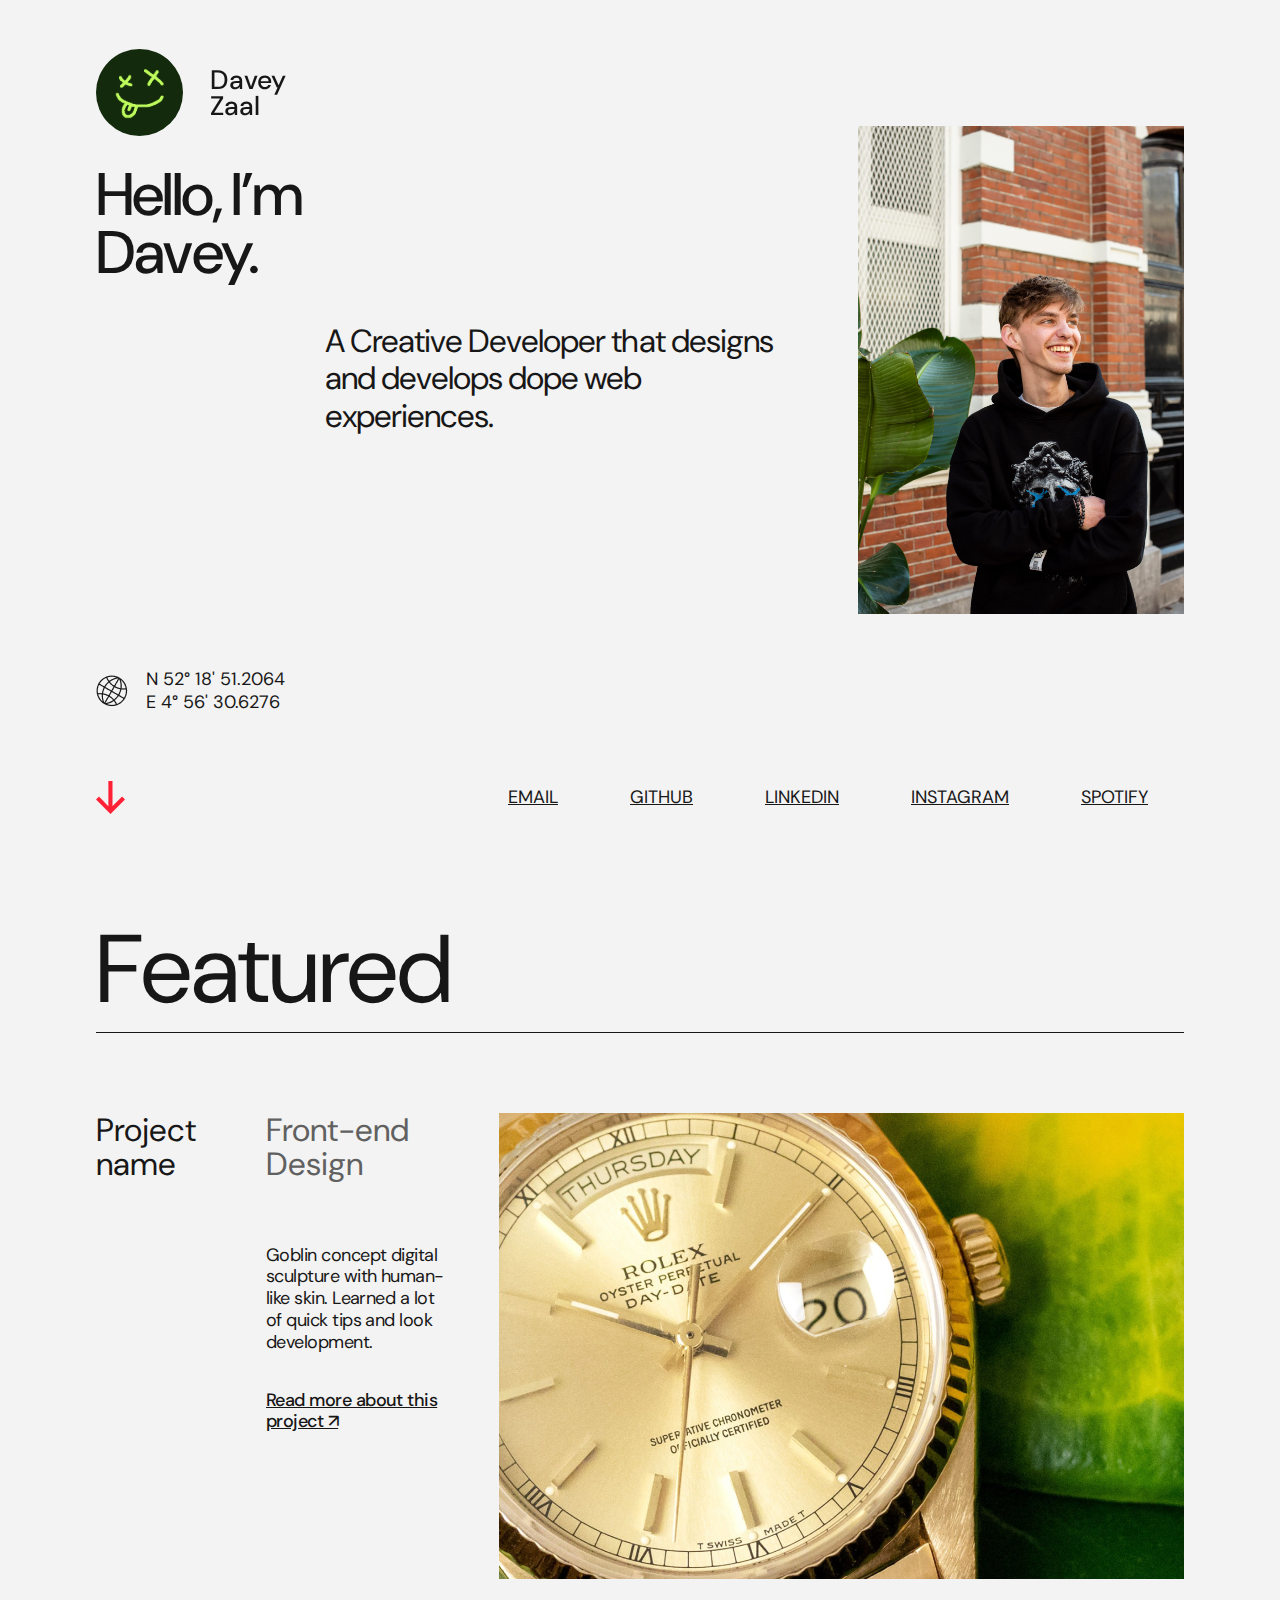
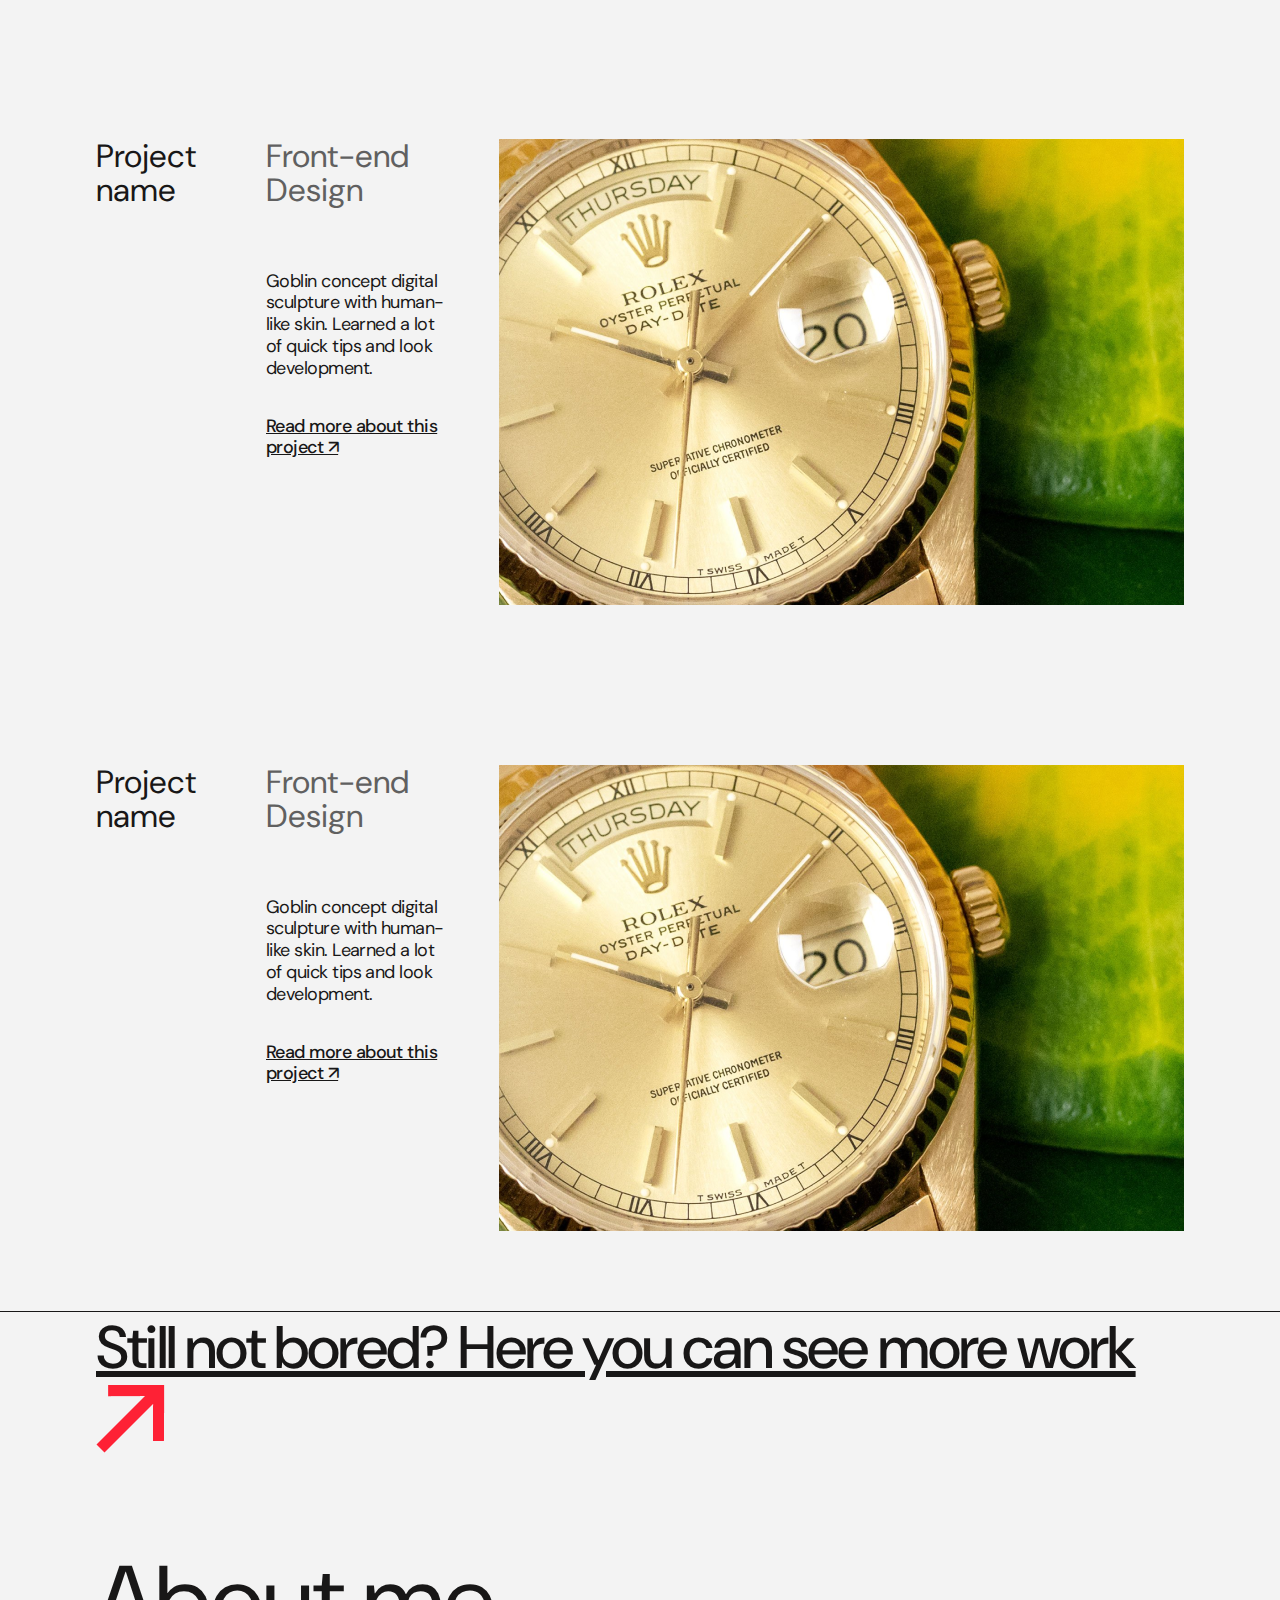
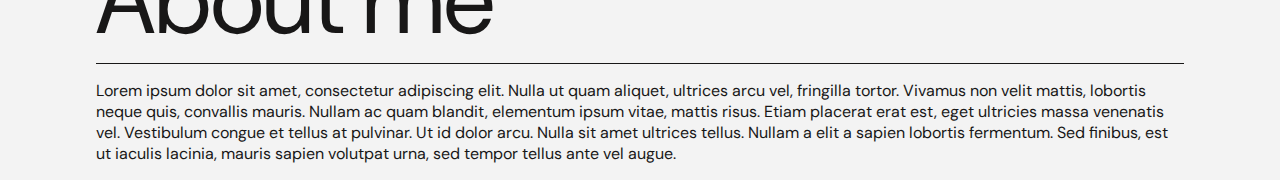
<file: old.html>
<!DOCTYPE html>
<html lang="en">
<head>
  <meta charset="UTF-8">
  <meta http-equiv="X-UA-Compatible" content="IE=edge">
  <meta name="viewport" content="width=device-width, initial-scale=1.0">
  <meta name="description"
    content="Hi, I'm Davey. A creative developer that designs and develops dope web experiences">
  <meta name="keywords" content="davey zaal developer webdeveloper designer html css javascript nodejs web design
      website builder website creator creative">
  <meta name="author" content="Davey Zaal">
  <link rel="shortcut icon" href="_img/favicon.png" type="image/x-icon">
  <title>Davey Zaal | Portfolio</title>
  <link rel="stylesheet" href="./_css/style.css" />
  <!-- <link rel="stylesheet" href="https://cdn.jsdelivr.net/npm/locomotive-scroll@3.2.5/dist/locomotive-scroll.min.css">
  <script src="https://cdn.jsdelivr.net/npm/locomotive-scroll@3.2.5/dist/locomotive-scroll.min.js"></script> -->
</head>
<body>
  <header>
    <nav class="standard__header">
      <div>
        <img src="./_assets/logoDaveyZaal.svg" alt="">
        <p>Davey Zaal</p>
      </div>

      <span>MENU</span>
    </nav>
  </header>
  <main>
    <section class="intro__section">
      <div>
        <article>
          <h1>Hello, I’m <br>Davey.</h1>
          <p>A Creative Developer that designs and develops dope web experiences.</p>
        </article>
        <div>
          <img src="./_img/headshotDavey.png" alt="">
        </div>
      </div>
      <div class="globe">
        <img src="./_img/globe.png" alt="">
        <p>N 52° 18' 51.2064<br>E 4° 56' 30.6276</p>
      </div>
      <div class="socials__bar">
        <img src="./_img/arrowDown.png" alt="">
                <ul>
                  <a href="#"><li>email</li></a>
                  <a href="#">
                    <li>github</li>
                  </a>
                  <a href="#">
                    <li>linkedin</li>
                  </a>
                  <a href="#">
                    <li>instagram</li>
                  </a>
                  <a href="#">
                    <li>spotify</li>
                  </a>
                </ul>
      </div>
    </section>
    <section class="featured__work">
      <h2 class="h2">Featured</h2>
      <article>
        <div>
          <h3>Project<br> name</h3>
        </div>
        <div>
          <h3>
            Front-end<br>
            Design
          </h3>
          <p>Goblin concept digital sculpture with human-like skin. Learned a lot of quick tips and look development.</p>
          <a href="#">Read more about this project ↗</a>
        </div>
        <div>
          <img src="./_img/project1.png" alt="">
        </div>
      </article>
            <article>
              <div>
                <h3>Project<br> name</h3>
              </div>
              <div>
                <h3>
                  Front-end<br>
                  Design
                </h3>
                <p>Goblin concept digital sculpture with human-like skin. Learned a lot of quick tips and look development.</p>
                <a href="#">Read more about this project ↗</a>
              </div>
              <div>
                <img src="./_img/project1.png" alt="">
              </div>
            </article>
                  <article>
                    <div>
                      <h3>Project<br> name</h3>
                    </div>
                    <div>
                      <h3>
                        Front-end<br>
                        Design
                      </h3>
                      <p>Goblin concept digital sculpture with human-like skin. Learned a lot of quick tips and look development.</p>
                      <a href="#">Read more about this project ↗</a>
                    </div>
                    <div>
                      <img src="./_img/project1.png" alt="">
                    </div>
                  </article>
    </section>
    <section class="still-not-bored">
      <a href="#">Still not bored?
      Here you can
      see more work</a>
      <img src="./_img/bigArrow.png" alt="">
    </section>
        <section>
          <h2 class="h2">
            About me
          </h2>
          <article>
            <p>Lorem ipsum dolor sit amet, consectetur adipiscing elit. Nulla ut quam aliquet, ultrices arcu vel, fringilla tortor.
            Vivamus non velit mattis, lobortis neque quis, convallis mauris. Nullam ac quam blandit, elementum ipsum vitae, mattis
            risus. Etiam placerat erat est, eget ultricies massa venenatis vel. Vestibulum congue et tellus at pulvinar. Ut id dolor
            arcu. Nulla sit amet ultrices tellus. Nullam a elit a sapien lobortis fermentum. Sed finibus, est ut iaculis lacinia,
            mauris sapien volutpat urna, sed tempor tellus ante vel augue.</p>
          </article>
        </section> 
  </main>


  <script src="./_js/script.js" defer></script>

</body>
</html>
</file>
<file: _css/style.css>
@import url('https://fonts.googleapis.com/css2?family=DM+Sans:ital,wght@0,400;0,500;1,400;1,500&family=Inter:wght@400;500&display=swap');

html,
body {
    margin: 0;
    padding: 0;
    background-color: #F3F3F3;
    color: #181717;
    overflow-x: hidden;
    font-family: 'DM Sans', sans-serif;
    scroll-behavior: smooth;
}

header nav.standard__header {
  display: flex;
  flex-direction: row;
  align-items: center;
  justify-content: space-between;
  width: 100%;
  font-style: normal;
  font-weight: 500;
  font-size: 20pt;
  line-height: 26px;
  padding: 1.5em 0;
  position: fixed;
  z-index: 1001;
  max-width: 1440px;
}

header nav.standard__header div {
  width: fit-content;
  display: flex;
  flex-direction: row;
  align-items: center;
}

header nav.standard__header div img {
  height: fit-content;
  width: 100%;
  margin-right: 1em;
}

h2.h2 {
  width: 100%;
  font-style: normal;
  font-weight: 400;
  font-size: 96px;
  line-height: 125px;
  margin-block-end: 0;
  border-bottom: 1px solid #181717;
}

header nav.standard__header span {
  justify-content: flex-end;
}

section, header {
  max-width: 1440px;
  margin: 0 auto;
  padding-left: 6em;
  padding-right: 6em;
}

section.intro__section {
  /* height: calc(100vh - 126px); */
  margin-top: 126px;
}

section.intro__section div:first-of-type {
  display: flex;
  flex-direction: row;
  justify-content: space-between;
}

section.intro__section div article h1 {
  font-size: 60px;
  font-style: normal;
  font-weight: 500;
  font-size: 60px;
  line-height: 97.2%;
  letter-spacing: -0.03em;
}

section.intro__section div article p {
  font-style: normal;
  font-weight: 400;
  font-size: 32px;
  line-height: 117%;
  max-width: 60%;
  margin-left: 30%;
  letter-spacing: -0.03em;
}

section.intro__section div div img {
  max-width: 326px;
}

section.intro__section div.globe {
  display: flex;
  flex-direction: row;
  align-items: center;
  font-style: normal;
  font-weight: 400;
  font-size: 18px;
  line-height: 23px;
  margin: 2em 0;
}

section.intro__section div.globe img {
  max-width: 100%;
  margin-right: 1em;
}

section.intro__section div.socials__bar {
  display: flex;
  flex-direction: row;
  justify-content: space-between;
  align-items: center;
}

section.intro__section div.socials__bar ul {
  display: flex;
  flex-direction: row;
  text-transform: uppercase;
  font-style: normal;
  font-weight: 400;
  font-size: 18px;
  line-height: 23px;
  text-decoration-line: underline;
}

section.intro__section div.socials__bar ul a {
  color: #181717;
}

section.intro__section div.socials__bar ul li {
  margin: 0 2em;
  list-style-type: none;
}

section.featured__work article {
  display: grid;
  grid-template-columns: 170px auto 685px;
  padding: 80px 0;
}

section.featured__work article h3 {
  font-style: normal;
  font-weight: 400;
  font-size: 32px;
  line-height: 34px;
  margin-block-start: 0;
}

section.featured__work article div img {
  width: 100%;
  height: 100%;
  display: block;
  object-fit: cover;
}

section.featured__work article > div:nth-child(2) h3 {
  color: #606060;
  margin-block-end: 2em;
}

section.featured__work article > div:nth-child(2) {
  padding-right: 3em;
}

section.featured__work article > div:nth-child(2) a {
  color: #181717;
  font-style: normal;
  font-weight: 500;
  font-size: 18px;
  line-height: 121.5%;
  letter-spacing: -0.03em;
  text-decoration-line: underline;
  font-family: 'DM Sans', sans-serif;
}

section.featured__work article > div:nth-child(2) p {
  font-family: 'DM Sans', sans-serif;
  font-weight: 400;
  font-style: normal;
  font-size: 18px;
  line-height: 121.5%;
  letter-spacing: -0.03em;
}

section.featured__work article > div:nth-child(2) > * {
  margin-bottom: 2em;
}

section.still-not-bored {
  border-top: 1px solid #181717;
}

section.still-not-bored a {
  font-style: normal;
  font-weight: 500;
  font-size: 60px;
  line-height: 121.5%;
  letter-spacing: -0.03em;
  text-decoration-line: underline;
  color: #181717;
  width: 30%;
}
</file>
